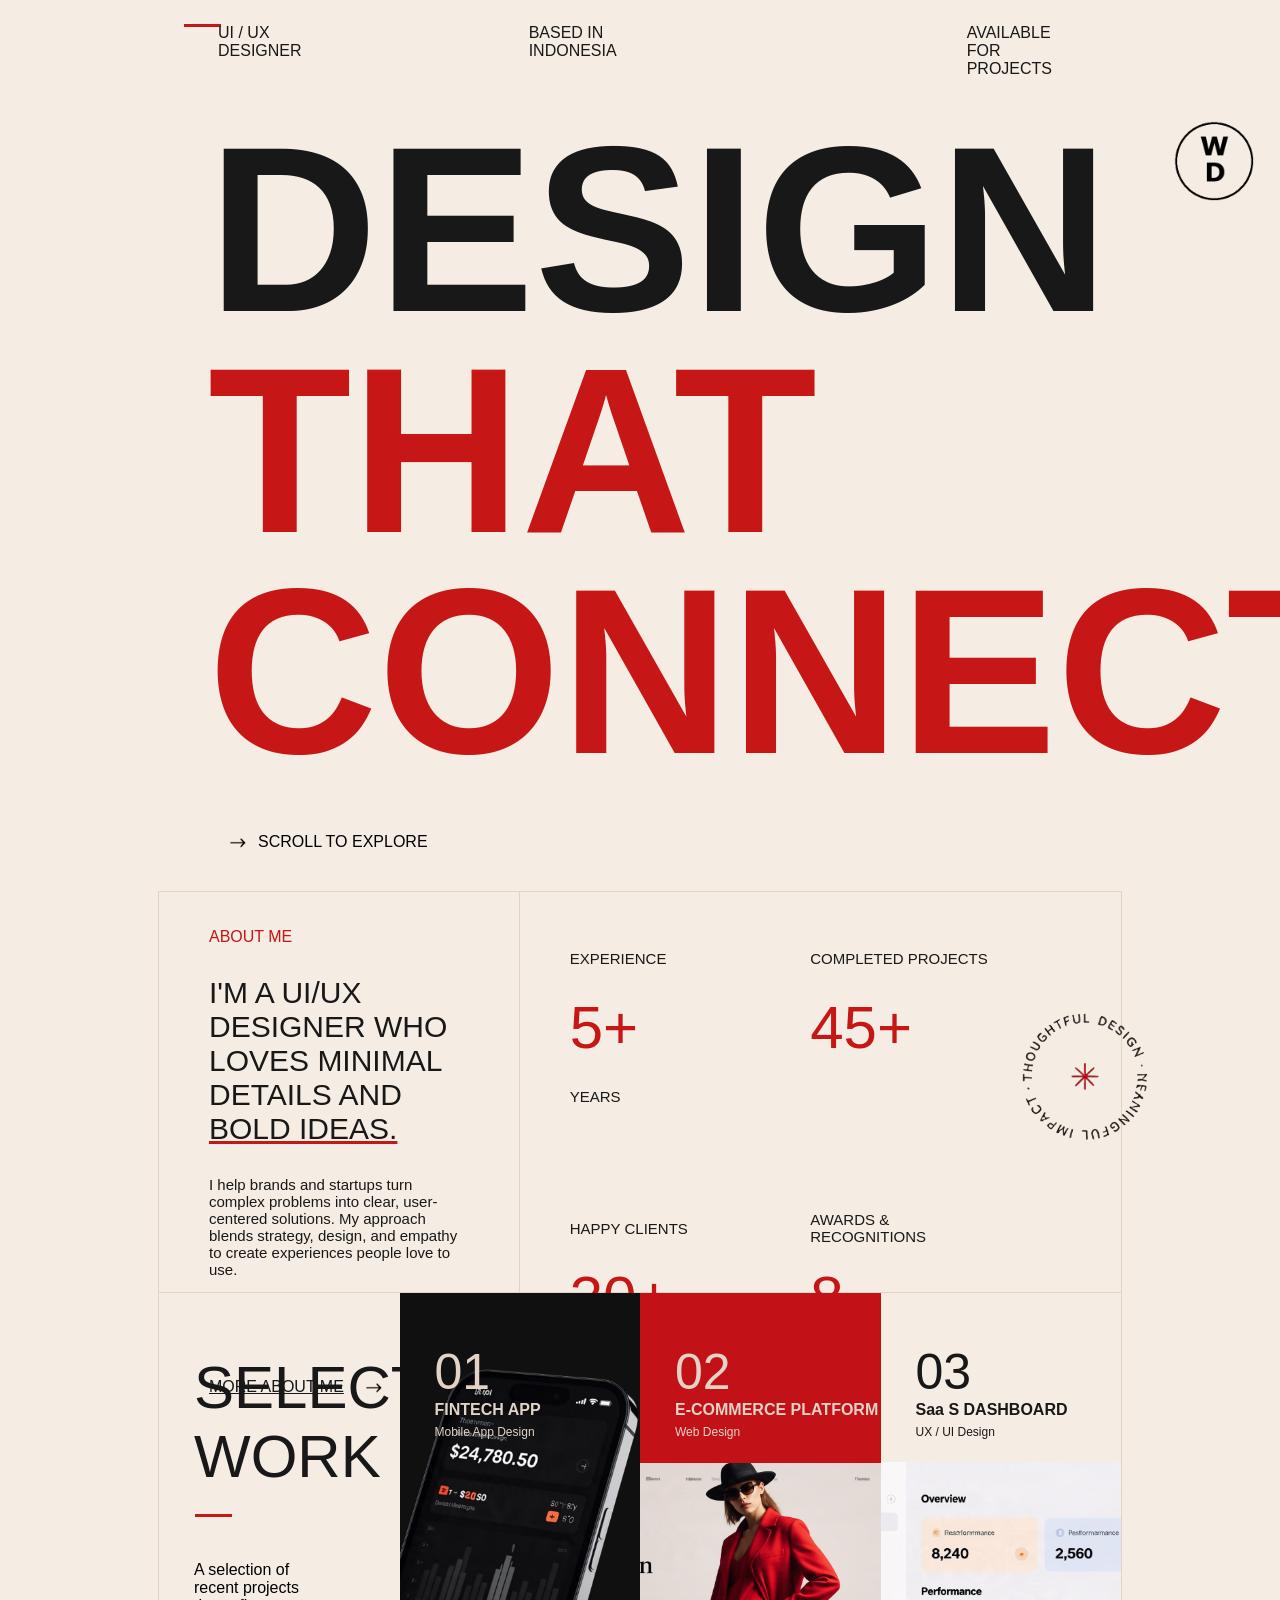
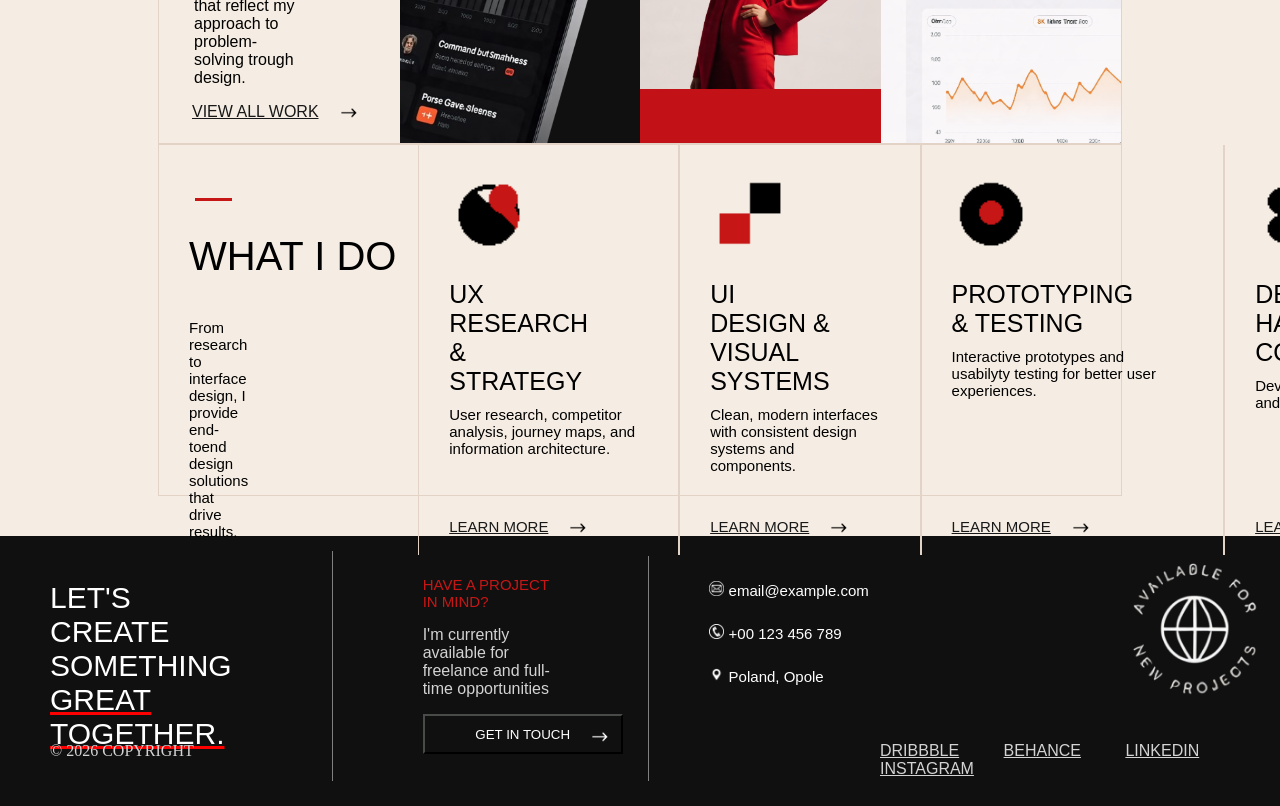
<file: index.html>
<!DOCTYPE html>
<html lang="en">
<head>
    <meta charset="UTF-8">
    <meta name="viewport" content="width=device-width, initial-scale=1.0">
    <title>Document</title>
    <link rel="stylesheet" href="style.css">
</head>
<!--⠀⠀⠀⠀⠀⠀⠀⠀⠀⠀⠀⠀⠀⠀⠀⠀⠀⠀⠀⠀⠀⠀⠀⠀⠀⠀⠀⠀⠀⠀⠀⠀⡀⢤⡰⠲⡜⢶⣳⣶⣦⣤⣀⠀⠀⠀⣀⣤⡶⣶⢷⣚⠶⠰⠆⣄⢀⠀⠀⠀⠀⠀⠀⠀⠀⠀⠀⠀⠀⠀⠀⠀⠀⠀⠀⠀⠀⠀⠀⠀⠀⠀⠀⠀⠀⠀⠀⠀⠀⠀⠀⠀⠀⠀⠀⠀⠀⠀⠀⠀
⠀⠀⠀⠀⠀⠀⠀⠀⠀⠀⠀⠀⠀⠀⠀⠀⠀⠀⠀⠀⠀⠀⠀⠀⠀⠀⠀⠀⠀⢠⠢⠑⡩⠐⢀⠡⠐⠂⢀⠁⠉⠉⠛⢂⠀⠒⠛⠉⢉⠈⠄⢂⠂⠍⡐⠂⢍⠒⠤⣀⠀⠀⠀⠀⠀⠀⠀⠀⠀⠀⠀⠀⠀⠀⠀⠀⠀⠀⠀⠀⠀⠀⠀⠀⠀⠀⠀⠀⠀⠀⠀⠀⠀⠀⠀⠀⠀⠀⠀⠀
⠀⠀⠀⠀⠀⠀⠀⠀⠀⠀⠀⠀⠀⠀⠀⠀⠀⠀⠀⠀⠀⠀⠀⠀⠀⠀⠀⡠⡚⢂⠔⠉⢀⠔⠈⡀⠂⠌⢀⠂⠡⢈⠐⠠⠈⠄⠡⠈⠄⡈⡐⠠⢈⠐⡈⢢⡀⠈⠂⡁⢶⠀⠀⠀⠀⠀⠀⠀⠀⠀⠀⠀⠀⠀⠀⠀⠀⠀⠀⠀⠀⠀⠀⠀⠀⠀⠀⠀⠀⠀⠀⠀⠀⠀⠀⠀⠀⠀⠀⠀
⠀⠀⠀⠀⠀⠀⠀⠀⠀⠀⠀⠀⠀⠀⠀⠀⠀⠀⠀⠀⠀⠀⠀⠀⠀⢀⠰⠑⡀⠂⢀⠂⠄⠐⠠⢀⠡⠐⠀⢂⠡⠀⠌⠠⠁⠌⠠⢁⠂⡐⠠⢁⠂⠤⢁⠂⠌⢂⠅⡈⢄⠹⠠⠀⠀⠀⠀⠀⠀⠀⠀⠀⠀⠀⠀⠀⠀⠀⠀⠀⠀⠀⠀⠀⠀⠀⠀⠀⠀⠀⠀⠀⠀⠀⠀⠀⠀⠀⠀⠀
⠀⠀⠀⠀⠀⠀⠀⠀⠀⠀⠀⠀⠀⠀⠀⠀⠀⠀⠀⠀⠀⠀⠀⠀⠀⠀⠎⠀⢀⠂⠠⠀⠌⢀⠡⢀⠐⢈⠐⠠⢀⠡⠈⠄⠡⢈⠐⡀⠂⠄⡁⠂⠌⡐⡀⠊⢌⡐⠨⢐⠂⡄⠑⡈⠀⠀⠀⠀⠀⠀⠀⠀⠀⠀⠀⠀⠀⠀⠀⠀⠀⠀⠀⠀⠀⠀⠀⠀⠀⠀⠀⠀⠀⠀⠀⠀⠀⠀⠀⠀
⠀⠀⠀⠀⠀⠀⠀⠀⠀⠀⠀⠀⠀⠀⠀⠀⠀⠀⠀⠀⠀⠀⠀⠀⠀⠄⢀⠂⠠⠀⡁⠐⢈⠠⠐⠠⢈⠠⢈⠐⡀⢂⠡⢈⠐⡀⠂⠄⡁⠂⠄⣁⠒⠠⠐⡉⠄⡄⢃⠌⡂⠜⡐⠠⠀⠀⠀⠀⠀⠀⠀⠀⠀⠀⠀⠀⠀⠀⠀⠀⠀⠀⠀⠀⠀⠀⠀⠀⠀⠀⠀⠀⠀⠀⠀⠀⠀⠀⠀⠀
⠀⠀⠀⠀⠀⠀⠀⠀⠀⠀⠀⠀⠀⠀⠀⠀⠀⠀⠀⠀⠀⠀⠀⠀⠄⠂⢀⠐⠀⡁⠠⠌⢀⠂⡘⠐⡀⠂⠆⢂⠔⡠⠂⢄⢂⠐⡁⢢⠐⡉⠔⠠⠘⠐⠃⡐⢈⠰⡈⠔⡈⠔⡈⢅⠊⡀⠀⠀⠀⠀⠀⠀⠀⠀⠀⠀⠀⠀⠀⠀⠀⠀⠀⠀⠀⠀⠀⠀⠀⠀⠀⠀⠀⠀⠀⠀⠀⠀⠀⠀
⠀⠀⠀⠀⠀⠀⠀⠀⠀⠀⠀⠀⠀⠀⠀⠀⠀⠀⠀⠀⠀⠀⠀⡐⠀⡈⠀⡀⠂⢡⠐⡔⢢⢚⣰⣉⠦⠱⡨⢄⡌⠱⣈⠆⡄⢣⠐⠁⢠⡐⣌⠲⢉⣎⣱⡘⠆⡖⡨⢌⠱⣌⠰⢈⠒⢠⠀⠀⠀⠀⠀⠀⠀⠀⠀⠀⠀⠀⠀⠀⠀⠀⠀⠀⠀⠀⠀⠀⠀⠀⠀⠀⠀⠀⠀⠀⠀⠀⠀⠀
⠀⠀⠀⠀⠀⠀⠀⠀⠀⠀⠀⠀⠀⠀⠀⠀⠀⠀⠀⠀⠀⠀⠠⠀⡐⠀⢁⠰⡈⢦⠵⣚⠭⡍⠦⣉⢎⠳⡱⣌⠒⡥⡘⠲⡜⠂⢠⡙⢆⠥⡒⢭⠉⠦⢡⠫⢝⠳⣵⡊⢕⢢⠣⡌⠢⣁⠂⠀⠀⠀⠀⠀⠀⠀⠀⠀⠀⠀⠀⠀⠀⠀⠀⠀⠀⠀⠀⠀⠀⠀⠀⠀⠀⠀⠀⠀⠀⠀⠀⠀
⠀⠀⠀⠀⠀⠀⠀⠀⠀⠀⠀⠀⠀⠀⠀⠀⠀⠀⠀⠀⠀⠀⡁⠠⡀⠐⡌⢣⡜⢧⠋⠔⠂⠐⠀⠀⠀⠂⠑⣈⠻⣄⢍⡣⢄⡜⡡⡜⢎⠡⠁⠂⠈⠀⠂⠐⠈⢂⠱⢛⡦⢡⠓⣬⣑⠤⡘⠀⠀⠀⠀⠀⠀⠀⠀⠀⠀⠀⠀⠀⠀⠀⠀⠀⠀⠀⠀⠀⠀⠀⠀⠀⠀⠀⠀⠀⠀⠀⠀⠀
⠀⠀⠀⠀⠀⠀⠀⠀⠀⠀⠀⠀⠀⠀⠀⠀⠀⠀⠀⠀⢤⡴⣦⡇⢂⡍⠜⣾⡙⢂⠁⠀⠀⠀⠀⠈⢀⡐⠀⢀⠢⡙⣦⠙⢦⡘⣴⢉⠂⠀⠄⢀⠀⠂⠀⠀⠠⠀⠂⢡⢚⣧⢘⠲⣜⢲⣧⢧⡄⠀⠀⠀⠀⠀⠀⠀⠀⠀⠀⠀⠀⠀⠀⠀⠀⠀⠀⠀⠀⠀⠀⠀⠀⠀⠀⠀⠀⠀⠀⠀
⠀⠀⠀⠀⠀⠀⠀⠀⠀⠀⠀⠀⠀⠀⠀⠀⠀⠀⠀⠀⢪⣷⣿⡇⡜⣠⢫⡗⡘⠠⠀⠈⠀⠀⣠⡟⢯⣿⣳⡄⢀⠘⣥⢋⠦⡑⣇⠊⠄⢰⡞⢻⣿⣳⡄⠀⠀⠀⠐⡀⠎⣼⡊⡕⣫⢼⣿⣿⡜⠀⠀⠀⠀⠀⠀⠀⠀⠀⠀⠀⠀⠀⠀⠀⠀⠀⠀⠀⠀⠀⠀⠀⠀⠀⠀⠀⠀⠀⠀⠀
⠀⠀⠀⠀⠀⠀⠀⠀⠀⠀⠀⠀⠀⠀⠀⠀⠀⠀⠀⠀⢚⣭⣟⠧⢐⠢⡜⣧⠑⡀⠂⠀⠀⠀⢺⠽⡿⢿⡹⡇⠀⢜⡸⢌⠲⡑⢧⡈⠄⢻⡹⢿⠿⣭⠇⠀⠀⠈⠀⡐⡘⣼⠱⡘⠔⣺⣟⣧⠓⠀⠀⠀⠀⠀⠀⠀⠀⠀⠀⠀⠀⠀⠀⠀⠀⠀⠀⠀⠀⠀⠀⠀⠀⠀⠀⠀⠀⠀⠀⠀
⠀⠀⠀⠀⠀⠀⠀⠀⠀⠀⠀⠀⠀⠀⠀⠀⠀⠀⠀⠀⠀⠀⡉⠑⠆⡁⢎⢳⣣⠐⡀⠀⠀⠂⠈⠓⠹⠎⠃⠀⡌⢢⠏⡌⢣⠙⡶⡰⢀⠄⠙⠣⠛⠂⠀⠀⡀⠐⠠⢐⡱⡋⠖⠡⢸⠌⡍⠄⠀⠀⠀⠀⠀⠀⠀⠀⠀⠀⠀⠀⠀⠀⠀⠀⠀⠀⠀⠀⠀⠀⠀⠀⠀⠀⠀⠀⠀⠀⠀⠀
⠀⠀⠀⠀⠀⠀⠀⠀⠀⠀⠀⠀⠀⠀⠀⠀⠀⠀⠀⠀⠀⠀⠄⠁⢂⠐⡈⢣⠳⣣⢄⡡⠀⠄⡀⠄⡀⢄⢠⠣⡜⢣⠘⡐⠠⠑⡌⢳⣃⠦⡐⡀⠄⠠⠐⡀⠄⣌⠱⣩⢎⡑⠌⢠⠃⢌⠰⠀⠀⠀⠀⠀⠀⠀⠀⠀⠀⠀⠀⠀⠀⠀⠀⠀⠀⠀⠀⠀⠀⠀⠀⠀⠀⠀⠀⠀⠀⠀⠀⠀
⠀⠀⠀⠀⠀⠀⠀⠀⠀⠀⠀⠀⠀⠀⠀⠀⠀⠀⠀⠀⠀⠠⠈⠐⠀⠂⠄⡡⠈⢍⠓⡶⢭⣲⢴⣨⣔⠮⢒⡋⠔⡁⢂⡼⣟⢦⠈⡐⠌⡓⠧⠵⣬⣅⣣⣜⡵⢎⡫⠕⢂⠐⡌⢂⠩⡀⠆⡁⠀⠀⠀⠀⠀⠀⠀⠀⠀⠀⠀⠀⠀⠀⠀⠀⠀⠀⠀⠀⠀⠀⠀⠀⠀⠀⠀⠀⠀⠀⠀⠀
⠀⠀⠀⠀⠀⠀⠀⠀⠀⠀⠀⠀⠀⠀⠀⠀⠀⠀⠀⠀⠀⠀⠂⢁⠈⡐⠠⢀⠡⢂⠡⢈⠂⠔⢂⠂⠔⡈⠡⢈⡔⣬⠛⡼⡌⢏⡳⢤⢂⠡⢈⠑⡀⠒⡐⠠⠊⢄⠰⣈⠤⢃⠜⠠⢃⠰⠁⠄⠀⠀⠀⠀⠀⠀⠀⠀⠀⠀⠀⠀⠀⠀⠀⠀⠀⠀⠀⠀⠀⠀⠀⠀⠀⠀⠀⠀⠀⠀⠀⠀
⠀⠀⠀⠀⠀⠀⠀⠀⠀⠀⠀⠀⠀⠀⠀⠀⠀⠀⠀⠀⠀⠀⠡⠀⢂⠀⠂⠄⠂⠄⡁⠆⡘⠤⢢⠌⡴⣐⠓⡎⠴⡡⢋⠴⢉⠦⡑⢊⡌⢓⢢⠒⡤⢥⠰⣄⠣⢎⠒⡡⢊⠔⡨⢑⠨⢄⡉⠄⠀⠀⠀⠀⠀⠀⠀⠀⠀⠀⠀⠀⠀⠀⠀⠀⠀⠀⠀⠀⠀⠀⠀⠀⠀⠀⠀⠀⠀⠀⠀⠀
⠀⠀⠀⠀⠀⠀⠀⠀⠀⠀⠀⠀⠀⠀⠀⠀⠀⠀⠀⠀⠀⠈⡀⠐⡀⢈⠐⠈⡐⠠⠐⠠⠐⡈⠰⠈⡔⠨⠑⡌⠱⣀⠣⠈⠆⡐⠌⢂⡘⠄⣊⠱⡈⢆⠣⠰⡉⢆⠡⡑⢌⠢⢁⠆⡡⢂⠰⠀⠀⠀⠀⠀⠀⠀⠀⠀⠀⠀⠀⠀⠀⠀⠀⠀⠀⠀⠀⠀⠀⠀⠀⠀⠀⠀⠀⠀⠀⠀⠀⠀
⠀⠀⠀⠀⠀⠀⠀⠀⠀⠀⠀⠀⠀⠀⠀⠀⠀⠀⠀⠀⠀⢀⠐⠀⡐⠀⡈⠐⡀⠡⠈⠄⠡⢀⠁⡂⠄⡁⠒⠠⠁⠄⢂⠁⠒⠠⠘⠠⠐⡈⠄⡂⠥⠈⢆⡑⠌⣂⠱⢈⠆⡘⢄⠊⠔⡈⠤⠁⠀⠀⠀⠀⠀⠀⠀⠀⠀⠀⠀⠀⠀⠀⠀⠀⠀⠀⠀⠀⠀⠀⠀⠀⠀⠀⠀⠀⠀⠀⠀⠀
⠀⠀⠀⠀⠀⠀⠀⠀⠀⠀⠀⠀⠀⠀⠀⠀⠀⠀⠀⠀⠀⠀⠄⠂⢀⠂⠄⢁⠀⢂⠁⠌⠐⡀⢂⠐⡠⢀⠁⢂⠡⠈⠄⡈⠄⠡⠘⠠⢁⠂⡡⠐⡂⡉⠤⠐⡨⢀⠆⢡⠂⠥⡈⠜⢠⠑⡠⠁⠀⠀⠀⠀⠀⠀⠀⠀⠀⠀⠀⠀⠀⠀⠀⠀⠀⠀⠀⠀⠀⠀⠀⠀⠀⠀⠀⠀⠀⠀⠀⠀
⠀⠀⠀⠀⠀⠀⠀⠀⠀⠀⠀⠀⠀⠀⠀⠀⠀⠀⠀⠀⢠⠌⠀⡈⠀⠄⡈⠀⠌⢀⠐⠈⡐⢀⠂⠡⠐⡁⠊⢄⠢⢅⠢⡐⢌⠤⠱⠌⡔⠢⢁⠣⠑⡈⠤⠑⢠⠡⢈⠆⡘⠤⠘⡠⠃⠤⡁⢆⡄⠀⠀⠀⠀⠀⠀⠀⠀⠀⠀⠀⠀⠀⠀⠀⠀⠀⠀⠀⠀⠀⠀⠀⠀⠀⠀⠀⠀⠀⠀⠀
⠀⠀⠀⠀⠀⠀⠀⠀⠀⠀⠀⠀⠀⠀⠀⠀⠀⠀⠀⠀⢈⠳⣄⠠⠁⠠⢀⠡⠐⠀⠌⠐⡀⠄⡈⠄⠡⢀⠁⢂⠐⡀⠂⠌⡀⢂⠁⠂⠄⡁⢂⠤⢁⠰⢀⠃⡄⠢⢁⠢⠐⡌⢡⠐⣩⠐⣥⡾⣇⠀⠀⠀⠀⠀⠀⠀⠀⠀⠀⠀⠀⠀⠀⠀⠀⠀⠀⠀⠀⠀⠀⠀⠀⠀⠀⠀⠀⠀⠀⠀
⠀⠀⠀⠀⠀⠀⠀⠀⠀⠀⠀⠀⠀⠀⠀⠀⠀⠀⠀⠀⢊⠵⣈⠗⣬⠐⠠⢀⠂⢁⠈⠄⡀⠂⠄⡈⠐⠠⠈⠄⠂⠄⡁⢂⠐⠠⢈⠁⢂⠌⡀⠂⠄⠒⡀⠆⡐⢁⠢⢁⠣⡐⣡⢚⣴⡿⣯⣟⠧⠀⠀⠀⠀⠀⠀⠀⠀⠀⠀⠀⠀⠀⠀⠀⠀⠀⠀⠀⠀⠀⠀⠀⠀⠀⠀⠀⠀⠀⠀⠀
⠀⠀⠀⠀⠀⠀⠀⠀⠀⠀⠀⠀⠀⠀⠀⠀⠀⠀⠀⠀⠈⠸⣄⠫⣔⠫⢇⢆⡈⠄⢂⠐⡀⠡⠐⠠⢁⠂⠡⢈⠐⠠⠐⠠⢈⠐⡠⠈⠄⢂⡐⠉⡄⢃⠰⢠⢁⠊⡔⡡⢦⣱⣞⣿⢾⣽⡳⢏⡀⠀⠀⠀⠀⠀⠀⠀⠀⠀⠀⠀⠀⠀⠀⠀⠀⠀⠀⠀⠀⠀⠀⠀⠀⠀⠀⠀⠀⠀⠀⠀
⠀⠀⠀⠀⠀⠀⠀⠀⠀⠀⠀⠀⠀⠀⠀⠀⠀⠀⠀⠀⠌⡀⢀⠛⡤⡛⡬⢎⣝⣛⢧⡷⣸⢕⡺⡴⢢⢎⡵⢢⣬⡱⣬⢱⠦⣥⢦⡭⣜⡴⣦⢗⣲⢷⣞⡶⣏⣿⢿⣻⣯⣿⢾⣯⡟⠧⡑⠢⡐⠀⠀⠀⠀⠀⠀⠀⠀⠀⠀⠀⠀⠀⠀⠀⠀⠀⠀⠀⠀⠀⠀⠀⠀⠀⠀⠀⠀⠀⠀⠀
⠀⠀⠀⠀⠀⠀⠀⠀⠀⠀⠀⠀⠀⠀⠀⠀⠀⠀⠀⡈⠄⡐⠠⠀⠄⡑⢣⢻⣿⣿⣖⡿⣵⢪⠵⣩⣓⢮⣚⢧⡳⡵⣏⣏⢾⡱⣏⡾⣭⣳⢯⡿⣝⣿⣺⣽⣯⣿⢾⣿⣿⣿⡻⠎⡑⢂⠥⡑⡈⢅⠀⠀⠀⠀⠀⠀⠀⠀⠀⠀⠀⠀⠀⠀⠀⠀⠀⠀⠀⠀⠀⠀⠀⠀⠀⠀⠀⠀⠀⠀
⠀⠀⠀⠀⠀⠀⠀⠀⠀⠀⠀⠀⠀⠀⠀⠀⠀⠀⠠⠐⠠⢀⠱⢈⠠⠐⡀⢩⣟⡙⣾⢻⣬⣍⢳⡱⣎⢗⣎⢷⣹⢳⣝⣮⢳⣟⡼⣽⢾⣭⣷⣻⡽⣞⣭⣟⣾⢿⣟⣿⡿⡇⠰⢡⠘⠤⣒⢡⠘⡄⠂⠀⠀⠀⠀⠀⠀⠀⠀⠀⠀⠀⠀⠀⠀⠀⠀⠀⠀⠀⠀⠀⠀⠀⠀⠀⠀⠀⠀⠀
⠀⠀⠀⠀⠀⠀⠀⠀⠀⠀⠀⠀⠀⠀⠀⠀⠀⠀⠠⢁⠂⡡⠎⢀⠐⠠⠐⡐⢮⡍⢧⣋⠶⣌⢧⠳⣭⢞⣞⢫⢟⣛⠾⡽⢻⡞⣿⢫⡟⣷⢻⣷⣻⢾⣽⢻⡽⣯⣟⡿⣽⡃⡑⢂⠡⢊⠵⣊⠔⡨⠐⠀⠀⠀⠀⠀⠀⠀⠀⠀⠀⠀⠀⠀⠀⠀⠀⠀⠀⠀⠀⠀⠀⠀⠀⠀⠀⠀⠀⠀
⠀⠀⠀⠀⠀⠀⠀⠀⠀⠀⠀⠀⠀⠀⠀⠀⠀⠀⠡⢀⢂⠱⢀⠂⠈⠄⢂⠘⢧⡚⡵⣊⠗⣎⢧⠻⣴⢫⡞⡭⢎⣽⣾⣿⢷⣿⣾⣷⣻⢧⣟⡾⣭⢷⣯⣟⣷⣻⢾⣽⢯⡇⡘⠄⠣⢌⠒⣥⠊⡔⠡⠀⠀⠀⠀⠀⠀⠀⠀⠀⠀⠀⠀⠀⠀⠀⠀⠀⠀⠀⠀⠀⠀⠀⠀⠀⠀⠀⠀⠀
⠀⠀⠀⠀⠀⠀⠀⠀⠀⠀⠀⠀⠀⠀⠀⠀⠀⠀⡁⠂⠌⡼⠀⠄⡁⠂⠄⡘⢦⡙⡖⣭⢚⡵⣊⠗⣎⣻⢜⡳⣽⡿⣟⣮⣷⣯⣿⣿⡿⣞⢾⣟⣭⢷⣛⡾⣵⣯⢿⣽⣳⠆⡡⢊⠡⢌⡸⢥⡓⢠⠃⠄⠀⠀⠀⠀⠀⠀⠀⠀⠀⠀⠀⠀⠀⠀⠀⠀⠀⠀⠀⠀⠀⠀⠀⠀⠀⠀⠀⠀
⠀⠀⠀⠀⠀⠀⠀⠀⠀⠀⠀⠀⠀⠀⠀⠀⠀⠀⠄⡑⠸⣼⡁⠂⡄⢁⠂⠄⣣⢛⡜⣤⢋⠶⣩⠞⡼⣸⣎⢳⡽⣿⣶⡻⢿⣛⣷⣿⣿⣹⢾⣻⡼⣏⣯⣽⣳⢯⣟⡾⣝⢣⡐⣡⢊⡴⣌⣷⡍⢢⠘⡀⠀⠀⠀⠀⠀⠀⠀⠀⠀⠀⠀⠀⠀⠀⠀⠀⠀⠀⠀⠀⠀⠀⠀⠀⠀⠀⠀⠀
⠀⠀⠀⠀⠀⠀⠀⠀⠀⠀⠀⠀⠀⠀⠀⠀⠀⠈⡐⠠⣙⡷⢭⠱⡚⣔⢪⢴⡓⣮⠴⣌⡙⣎⠵⣋⢾⡱⢯⣳⢞⡹⡿⣿⣯⣿⣿⡟⡾⣽⣞⢯⣳⡽⣖⣳⣟⣾⣽⣾⡻⣧⢾⣶⣟⡾⣿⣿⣏⠤⢃⠀⠀⠀⠀⠀⠀⠀⠀⠀⠀⠀⠀⠀⠀⠀⠀⠀⠀⠀⠀⠀⠀⠀⠀⠀⠀⠀⠀⠀
⠀⠀⠀⠀⠀⠀⠀⠀⠀⠀⠀⠀⠀⠀⠀⠀⠀⠀⠄⠡⣘⠯⣌⢣⠳⣌⠳⣮⢱⣌⡛⡜⡹⢎⢷⡹⣲⡝⣧⣛⢾⣳⡽⣮⢷⡽⣶⣻⣟⣳⢯⣟⣳⣻⣽⢻⢾⡹⣞⣼⡿⣽⣻⢾⣽⣻⢷⣻⡇⢎⠰⠀⠀⠀⠀⠀⠀⠀⠀⠀⠀⠀⠀⠀⠀⠀⠀⠀⠀⠀⠀⠀⠀⠀⠀⠀⠀⠀⠀⠀
⠀⠀⠀⠀⠀⠀⠀⠀⠀⠀⠀⠀⠀⠀⠀⠀⠀⠀⠌⡐⢌⡳⢸⡌⡷⣜⣻⢆⢏⠶⣙⢮⣕⣫⢖⡳⢧⣛⡶⣭⡳⢧⡻⣝⡯⣽⡞⣷⠾⣝⣾⣳⢯⡶⣝⣯⢷⡿⣽⢯⣟⣞⣿⣟⣾⢯⣟⣷⡙⢆⠱⠀⠀⠀⠀⠀⠀⠀⠀⠀⠀⠀⠀⠀⠀⠀⠀⠀⠀⠀⠀⠀⠀⠀⠀⠀⠀⠀⠀⠀
⠀⠀⠀⠀⠀⠀⠀⠀⠀⠀⠀⠀⠀⠀⠀⠀⠀⣴⣂⣰⣨⣽⣧⡟⢷⣫⠕⡮⢎⡳⣭⢲⣙⠮⣯⡝⣷⢫⣝⡧⣟⣯⠿⣭⢟⣳⢿⣽⣻⢯⡷⣯⢿⣹⡽⣞⣯⣻⢽⣻⢾⣹⣞⡿⣿⣿⣿⣷⣹⣌⣲⣤⠀⠀⠀⠀⠀⠀⠀⠀⠀⠀⠀⠀⠀⠀⠀⠀⠀⠀⠀⠀⠀⠀⠀⠀⠀⠀⠀⠀
⠀⠀⠀⠀⠀⠀⠀⠀⠀⠀⠀⠀⠀⠀⠀⠀⠀⢺⣿⣿⣿⣿⣿⠙⢮⡵⣻⠼⣯⣵⢫⡷⣭⣟⡶⣽⣎⡿⣼⡽⣎⡷⣛⣧⢿⣽⣛⡾⣽⣳⢯⡷⣯⢷⣻⡽⣾⣭⡿⣽⢯⣷⢯⣿⠳⠋⣿⣿⣿⣿⣿⡏⠀⠀⠀⠀⠀⠀⠀⠀⠀⠀⠀⠀⠀⠀⠀⠀⠀⠀⠀⠀⠀⠀⠀⠀⠀⠀⠀⠀
⠀⠀⠀⠀⠀⠀⠀⠀⠀⠀⠀⠀⠀⠀⠀⠀⠀⢰⣿⣿⣿⣿⣿⣦⣄⡈⠙⠟⡶⣯⣟⣳⢿⣼⣛⡷⣯⣟⣷⣻⣽⣳⡿⣞⡿⣾⡽⣟⣷⣯⣿⣽⣯⣟⣷⢿⣳⣯⡿⣯⠿⠞⠋⠀⣠⣴⣾⣿⣿⣿⣿⡇⠀⠀⠀⠀⠀⠀⠀⠀⠀⠀⠀⠀⠀⠀⠀⠀⠀⠀⠀⠀⠀⠀⠀⠀⠀⠀⠀⠀
⠀⠀⠀⠀⠀⠀⠀⠀⠀⠀⠀⠀⠀⠀⠀⠀⠀⣿⣿⣿⣿⣿⣿⣿⣿⣿⣿⡄⠀⠁⠚⠙⠻⣾⣽⣻⣷⣻⣾⣻⣽⡿⣽⣟⣿⣳⣿⣯⣿⣾⣿⣾⣷⣿⣿⣿⠟⠃⠉⠀⠀⢠⣾⣿⣿⣿⣿⣿⣿⣿⣿⣿⠀⠀⠀⠀⠀⠀⠀⠀⠀⠀⠀⠀⠀⠀⠀⠀⠀⠀⠀⠀⠀⠀⠀⠀⠀⠀⠀⠀
⠀⠀⠀⠀⠀⠀⠀⠀⠀⠀⠀⠀⠀⠀⠀⠀⠀⣿⣿⣿⣿⣿⣿⣿⣿⡿⠿⠂⠀⠀⠀⠀⠀⠈⣿⣿⣿⣿⣿⣿⣿⣿⣿⡎⠁⠀⣿⣿⣿⣿⣿⣿⣿⣿⣿⠃⠀⠀⠀⠀⠀⠘⣿⣿⣿⣿⣿⣿⣿⣿⣿⣿⠀⠀⠀⠀⠀⠀⠀⠀⠀⠀⠀⠀⠀⠀⠀⠀⠀⠀⠀⠀⠀⠀⠀⠀⠀⠀⠀⠀
⠀⠀⠀⠀⠀⠀⠀⠀⠀⠀⠀⠀⠀⠀⠀⠀⠀⠘⠋⠙⠙⣿⣿⣿⣿⠀⠀⠀⠀⠀⠀⠀⠀⠀⠸⣿⣿⣿⣿⣿⣿⣿⡿⠁⠀⠀⢻⣿⣿⣿⣿⣿⣿⣿⡏⠀⠀⠀⠀⠀⠀⠀⠀⠈⣿⣿⣿⣿⠟⠛⠋⠃⠀⠀⠀⠀⠀⠀⠀⠀⠀⠀⠀⠀⠀⠀⠀⠀⠀⠀⠀⠀⠀⠀⠀⠀⠀⠀⠀⠀
⠀⠀⠀⠀⠀⠀⠀⠀⠀⠀⠀⠀⠀⠀⠀⠀⠀⠀⠀⠀⠀⠈⠙⠋⠁⠀⠀⠀⠀⠀⠀⠀⠀⠀⠀⢹⣿⣿⣿⣿⣿⣏⠀⠀⠀⠀⠀⢹⣿⣿⣿⣿⣿⣏⠀⠀⠀⠀⠀⠀⠀⠀⠀⠀⠘⠛⠛⠋⠀⠀⠀⠀⠀⠀⠀⠀⠀⠀⠀⠀⠀⠀⠀⠀⠀⠀⠀⠀⠀⠀⠀⠀⠀⠀⠀⠀⠀⠀⠀⠀
⠀⠀⠀⠀⠀⠀⠀⠀⠀⠀⠀⠀⠀⠀⠀⠀⠀⠀⠀⠀⠀⠀⠀⠀⠀⠀⠀⠀⠀⠀⠀⠀⠀⠀⣼⣿⣿⣿⣿⣿⣿⣿⠀⠀⠀⠀⠀⣿⣿⣿⣿⣿⣿⣿⣧⠀⠀⠀⠀⠀⠀⠀⠀⠀⠀⠀⠀⠀⠀⠀⠀⠀⠀⠀⠀⠀⠀⠀⠀⠀⠀⠀⠀⠀⠀⠀⠀⠀⠀⠀⠀⠀⠀⠀⠀⠀⠀⠀⠀⠀
⠀⠀⠀⠀⠀⠀⠀⠀⠀⠀⠀⠀⠀⠀⠀⠀⠀⠀⠀⠀⠀⠀⠀⠀⠀⠀⠀⠀⠀⠀⠀⠀⠀⠀⢿⣿⣿⣿⣿⡿⠟⠁⠀⠀⠀⠀⠀⠈⠻⣿⣿⣿⣿⣿⣿⠁⠀⠀⠀⠀⠀⠀⠀⠀⠀⠀⠀⠀⠀⠀⠀⠀⠀⠀⠀⠀⠀⠀⠀⠀⠀⠀⠀⠀⠀⠀⠀⠀⠀⠀⠀⠀⠀⠀⠀⠀⠀⠀⠀⠀
⠀⠀⠀⠀⠀⠀⠀⠀⠀⠀⠀⠀⠀⠀⠀⠀⠀⠀⠀⠀⠀⠀⠀⠀⠀⠀⠀⠀⠀⠀⠀⠀⠀⠀⠀⠀⠈⠀⠀⠀⠀⠀⠀⠀⠀⠀⠀⠀⠀⠀⠀⠀⠀⠀⠀⠀⠀⠀⠀⠀⠀⠀⠀⠀⠀⠀⠀⠀⠀⠀⠀⠀⠀⠀⠀⠀⠀⠀⠀⠀⠀⠀⠀⠀⠀⠀⠀⠀⠀⠀⠀⠀⠀⠀⠀⠀⠀⠀⠀⠀
⠀⠀⠀⠀⠀⠀⠀⠀⠀⠀⠀⠀⠀⠀⠀⠀⠀⠀⠀⠀⠀⠀⠀⠀⠀⠀⠀⠀⠀⠀⠀⠀⠀⠀⠀⠀⠀⠀⠀⠀⠀⠀⠀⠀⠀⠀⠀⠀⠀⠀⠀⠀⠀⠀⠀⠀⠀⠀⠀⠀⠀⠀⠀⠀⠀⠀⠀⠀⠀⠀⠀⠀⠀⠀⠀⠀⠀⠀⠀⠀⠀⠀⠀⠀⠀⠀⠀⠀⠀⠀⠀⠀⠀⠀⠀⠀⠀⠀⠀⠀
⠀⠀⠀⠀⠀⠀⠀⠀⠀⠀⠀⠀⠀⠀⠀⠀⠀⠀⠀⠀⠀⠀⠀⠀⠀⠀⠀⠀⠀⠀⠀⠀⠀⠀⠀⠀⠀⠀⠀⠀⠀⠀⠀⠀⠀⠀⠀⠀⠀⠀⠀⠀⠀⠀⠀⠀⠀⠀⠀⠀⠀⠀⠀⠀⠀⠀⠀⠀⠀⠀⠀⠀⠀⠀⠀⠀⠀⠀⠀⠀⠀⠀⠀⠀⠀⠀⠀⠀⠀⠀⠀⠀⠀⠀⠀⠀⠀⠀⠀⠀
⠀⠀⠀⠀⠀⠀⠀⠀⠀⠀⠀⠀⠀⠀⠀⠀⠀⠀⠀⠀⠀⠀⠀⠀⠀⠀⠀⠀⠀⠀⠀⠀⠀⠀⠀⠀⠀⠀⠀⠀⠀⠀⠀⠀⠀⠀⠀⠀⠀⠀⠀⠀⠀⠀⠀⠀⠀⠀⠀⠀⠀⠀⠀⠀⠀⠀⠀⠀⠀⠀⠀⠀⠀⠀⠀⠀⠀⠀⠀⠀⠀⠀⠀⠀⠀⠀⠀⠀⠀⠀⠀⠀⠀⠀⠀⠀⠀⠀⠀⠀
⠀⠀⠀⠀⠀⠀⠀⠀⠀⠀⠀⠀⠀⠀⠀⠀⠀⠀⠀⠀⠀⠀⠀⠀⠀⠀⠀⠀⠀⠀⠀⠀⠀⠀⠀⠀⠀⠀⠀⠀⠀⠀⠀⠀⠀⠀⠀⠀⠀⠀⠀⠀⠀⠀⠀⠀⠀⠀⠀⠀⠀⠀⠀⠀⠀⠀⠀⠀⠀⠀⠀⠀⠀⠀⠀⠀⠀⠀⠀⠀⠀⠀⠀⠀⠀⠀⠀⠀⠀⠀⠀⠀⠀⠀⠀⠀⠀⠀⠀⠀
⠀⠀⠀⠀⠀⠀⠀⠀⠀⠀⠀⠀⠀⠀⠀⠀⠀⠀⠀⠀⠀⠀⠀⠀⠀⠀⠀⠀⠀⠀⠀⠀⠀⠀⠀⠀⠀⠀⠀⠀⠀⠀⠀⠀⠀⠀⠀⠀⠀⠀⠀⠀⠀⠀⠀⠀⠀⠀⠀⠀⠀⠀⠀⠀⠀⠀⠀⠀⠀⠀⠀⠀⠀⠀⠀⠀⠀⠀⠀⠀⠀⠀⠀⠀⠀⠀⠀⠀⠀⠀⠀⠀⠀⠀⠀⠀⠀⠀⠀⠀-->
<body>
    <header class="header">
        <div class="he1"><p>UI / UX DESIGNER <img class="linia-c" src="/images/line-red.png" alt="linia"></p></div>
        <div class="he2"><p>BASED IN INDONESIA</p></div>
        <div class="he3"><p>AVAILABLE FOR PROJECTS</p></div>
    </header>
    <div class="dtc">
        <div class="designthatconnects">
          <h1 class="DESIGN">
              DESIGN <img class="wd" src="/images/wd.png" alt="">
          </h1>
          <h1 class="THAT">
              THAT
          </h1>
           <h1 class="CONNECTS">
               CONNECTS
           </h1>
        </div>
        <div class="prostokat"></div>
        <div class="bok"><p class="bok2">I design digital experiences that are intuitive, impactful, and beauty crafted</p></div>
    </div>
    <p class="ste"> <img class="arrow3" src="/images/arrow-black.png" alt="">SCROLL TO EXPLORE </p>
    <div class="aboutme">
        <div class="am-lewa">
            <p class="about">ABOUT ME</p>
            <p class="uxd">I'M A UI/UX DESIGNER WHO LOVES MINIMAL DETAILS AND <span class="linia-span">BOLD IDEAS.</span></p>
            <p class="ihelp">I help brands and startups turn complex problems into clear, user-centered solutions. My approach blends strategy, design, and empathy to create experiences people love to use.</p>
            <p class="link"><a class="link" href="/indexes/moreaboutme.html">MORE ABOUT ME</a><img class="arrow2" src="/images/arrow-black.png" alt=""></p>
        </div>
        <div class="am-prawa">
            <div class="kwadraty">
                <p class="aboutme-prawa-1">EXPERIENCE</p>
                <p class="aboutme-prawa-2">5+</p>
                <p class="aboutme-prawa-3">YEARS</p>
            </div>
            <div class="kwadraty">
                <p class="aboutme-prawa-1">COMPLETED PROJECTS</p>
                <p class="aboutme-prawa-2">45+</p>
                <p class="aboutme-prawa-3"></p>
            </div>
            <div class="kwadraty">
                <p class="aboutme-prawa-1">HAPPY CLIENTS</p>
                <P class="aboutme-prawa-2">30+</P>
                <p class="aboutme-prawa-3"></p>
            </div>
            <div class="kwadraty">
                <p class="aboutme-prawa-1">AWARDS & RECOGNITIONS</p>
                <p class="aboutme-prawa-2">8</p>
                <p class="aboutme-prawa-3"></p>
            </div>
        </div>
        <div class="am-prawa">
            <img class="td" src="/images/thoughtfull-design.png" alt="">
        </div>
    </div>
    <div class="selectedwork">
        <div class="square-4 A">
            <p class="sw">SELECTED WORK</p>
            <img class="l" src="/images/line-red.png" alt="">
            <p class="sw2">A selection of recent projects that reflect my approach to problem-solving trough design.</p>
            <a class="vaw" href="/indexes/viewallwork.html"> VIEW ALL WORK <img class="arrow2" src="/images/arrow-black.png" alt=""></a>
        </div>
        <div class="square-4 B">
            <div class="napisy">
                <p class="numb">01</p>
                <p class="text1">FINTECH APP</p>
                <p class="text2">Mobile App Design</p>
            </div>
        </div>
        <div class="square-4 C">
            <div class="napisy">
                <p class="numb">02</p>
                <p class="text1">E-COMMERCE PLATFORM</p>
                <p class="text2">Web Design</p>
            </div>
        </div>
        <div class="square-4 D">
            <div class="napisy">
                <p class="numb numb2">03</p>
                <p class="text1 text3">Saa S DASHBOARD</p>
                <p class="text2 text3">UX / UI Design</p>
            </div> 
        </div>
    </div>
    <div class="whatido">
        <div class="k5a">
            <img src="/images/line-red.png" alt="">
            <p class="wid">WHAT I DO</p>
            <p class="tekstk">From research to interface design, I provide end-toend design solutions that drive results.</p>
        </div>
        <div class="k5">
            <img class="shapes" src="/images/circle1.png" alt="">
            <p class="tekst1">UX RESEARCH & STRATEGY</p>
            <p class="tekst2">User research, competitor analysis, journey maps, and information architecture.</p>
            <a class="learnmore" href="/indexes/learnmore.html">LEARN MORE <img class="arrow2" src="/images/arrow-black.png" alt=""></a>
        </div>
        <div class="k5">
            <img class="shapes" src="/images/squares.png" alt="">
            <p class="tekst1">UI DESIGN & VISUAL SYSTEMS</p>
            <p class="tekst2">Clean, modern interfaces with consistent design systems and components.</p>
            <a class="learnmore" href="/indexes/learnmore.html">LEARN MORE <img class="arrow2" src="/images/arrow-black.png" alt=""></a>
        </div>
        <div class="k5">
            <img class="shapes" src="/images/circle2.png" alt="">
            <p class="tekst1">PROTOTYPING & TESTING</p>
            <p class="tekst2">Interactive prototypes and usabilyty testing for better user experiences.</p>
            <a class="learnmore" href="/indexes/learnmore.html">LEARN MORE <img class="arrow2" src="/images/arrow-black.png" alt=""></a>
        </div>
        <div class="k5">
            <img class="shapes" src="/images/circles.png" alt="">
            <p class="tekst1">DESIGN HANDOFF & COLABORATION</p>
            <p class="tekst2">Developer handoff, documentation, and ongoing support for your team.</p>
            <a class="learnmore" href="/indexes/learnmore.html">LEARN MORE <img class="arrow2" src="/images/arrow-black.png" alt=""></a>
        </div>
    </div>
    <footer class="footer">
        <div class="f-gora">
            <div class="f1">
                <p class="cst">LET'S CREATE SOMETHING <span class="great">GREAT TOGETHER.</span></p>
            </div>
            <div class="f2">
                <p class="idk">HAVE A PROJECT IN MIND?</p>
                <p class="idk2">I'm currently available for freelance and full-time opportunities</p>
                <button class="button"> <a href="/indexes/getintouch.html"></a> GET IN TOUCH <img class="arrow2" src="/images/arrow-white.png" alt=""></button>
            </div>
            <div class="info0">
                <p class="info"><img class="info2" src="/images/email.png" alt=""> email@example.com</p>
                <p class="info"><img class="info2" src="/images/phone.png" alt=""> +00 123 456 789</p>
                <p class="info"><img class="info2" src="/images/gps.png" alt=""> Poland, Opole</p>
            </div>
            <div>
                <img class="np" src="/images/new-project.png" alt="">
            </div>
        </div>
        <div class="f-dol">
            <div></div>
            <div></div>
        </div>
    </footer>
    <footer2>
        <div>
            <p class="copy">&copy; 2026 COPYRIGHT</p>
        </div>
        <div class="linki">
            <a class="linki" href="https://dribbble.com/">DRIBBBLE</a>
            <a class="linki" href="https://www.behance.net/">BEHANCE</a>
            <a class="linki" href="https://pl.linkedin.com/">LINKEDIN</a>
            <a class="linki" href="https://www.instagram.com/">INSTAGRAM</a>
        </div>
    </footer2>
</body>
</html>
</file>
<file: style.css>
.header {
    margin-left: 210px;
    margin-right: 220px;
    display:grid;
    grid-template-columns: 1fr 1fr 1fr;
}

.he1 {
    font-family: Verdana, Geneva, Tahoma, sans-serif;
    color: rgb(24, 24, 24);
    position: relative;
    z-index: 1;
}

.he2 {
    font-family: Verdana, Geneva, Tahoma, sans-serif;
    color: rgb(24, 24, 24);
    margin-right: 200px;
    margin-left: 200px;
}

.he3 {
    font-family: Verdana, Geneva, Tahoma, sans-serif;
    color: rgb(24, 24, 24);
    margin-left: 150px;
    text-align: left;
}

.linia-c {
    position: absolute;
    z-index: -1;
    right: 91%;
    bottom: 50%;
}

.wd {
    width: 80px;
    margin-bottom: 110px;
}

.bok {
    margin-top: 450px;
    height: 100px;
    background-image: url(/images/line-black-v.png);
    background-repeat: no-repeat;
}

.bok2 {
    margin-top: 70px;
    margin-left: 20px;
    margin-right: 50px;
    font-family: Verdana, Geneva, Tahoma, sans-serif;
    font-size: 15px;
}



body {
    background-color: rgb(245, 237, 227);
}

.DESIGN {
    color: rgb(24, 24, 24);
    font-family: Impact, Haettenschweiler, 'Arial Narrow Bold', sans-serif;
    font-size: 235px;
    padding-left: 50px;
    margin-bottom: -50px;
    margin-top: 0px;
}

.THAT {
    color: rgb(199, 22, 22);
    font-family: Impact, Haettenschweiler, 'Arial Narrow Bold', sans-serif;
    font-size: 235px;
    padding-left: 50px;
    margin-top: -50px;
    margin-bottom: -50px;
}

.CONNECTS {
    color: rgb(199, 22, 22);
    font-family: Impact, Haettenschweiler, 'Arial Narrow Bold', sans-serif;
    font-size: 235px;
    padding-left: 50px;
    margin-top: -50px;
    position: relative;
    z-index: 30;
    margin-bottom: 10px;

}

.prostokat {
    padding-top: 80px;
    margin-top: -12px;
    height: 650px;
    width: 500px;
    margin-left: -100px;
   
    background-image: url(/images/img1.1.png);
    background-size: contain;
    background-repeat: no-repeat;
    z-index: 2; 
    flex-shrink: 0;
    
}


.dtc {
    display: flex;
    margin-left: 150px;
    margin-right: 150px;
}

.ste {
    font-family: Verdana, Geneva, Tahoma, sans-serif;
    margin-left: 250px;
    margin-bottom: 40px;
}

.arrow1 {
    position: absolute;
    margin-left: -80px;
    
    
}

.aboutme {
    font-family: Arial, Helvetica, sans-serif;
    margin-left: 150px;
    margin-right: 150px;
    display: grid;
    grid-template-columns: 3fr 4fr 1fr;
    height: 400px;





    border: solid 1px;
    border-color: rgb(226, 211, 198);
  
}

.td {
    height: 150px;
    border-left: none;
    position: absolute;
    margin-top: 110px;
    margin-left: 0px;
    
}

.am-lewa {
    border: solid 1px;
    border-color: rgb(226, 211, 198);
    border-top: none;
    border-bottom: none;
    border-left: none;
    
    padding-left: 50px;
    padding-right: 50px;
    padding-top: 20px;
    padding-bottom: 20px;
}

.am-prawa {

    display: grid;
    border-right: none;
    grid-template-columns: 1fr 1fr;
    grid-template-rows: 1fr 1fr;
    font-family: Verdana, Geneva, Tahoma, sans-serif;
    
}

.about {
    color: rgb(199, 22, 22);
    font-family: Impact, Haettenschweiler, 'Arial Narrow Bold', sans-serif;
}

.uxd {
    color: rgb(24, 24, 24);
    font-family: Impact, Haettenschweiler, 'Arial Narrow Bold', sans-serif;
    font-size: 30px;
}

.linia-span {
    text-decoration: underline;
    text-decoration-color: rgb(199, 22, 22);
}

.ihelp {
    color: rgb(24, 24, 24);
    font-family: Verdana, Geneva, Tahoma, sans-serif;
    font-size: 15px;
}

.aboutme-prawa-2 {
    font-family: Impact, Haettenschweiler, 'Arial Narrow Bold', sans-serif;
    font-size: 60px;
    color: rgb(199, 22, 22);
    margin: 0;
}

.aboutme-prawa-1 {
    font-family: Verdana, Geneva, Tahoma, sans-serif;
    font-size: 15px;
    color: rgb(24, 24, 24);
    margin-bottom: -50px;
    
}

.aboutme-prawa-3 {
    font-family: Verdana, Geneva, Tahoma, sans-serif;
    font-size: 15px;
    color: rgb(24, 24, 24);
    margin-top: -50px;
    
}

.kwadraty {
    display: grid;
    justify-content: left;
    align-items: center;
    margin-left: 50px;
}

.link {
    color: rgb(24, 24, 24);
    margin-top: 100px;
}

.selectedwork {
    margin-left: 150px;
    margin-right: 150px;
    border: solid 1px;
    border-color: rgb(226, 211, 198);
    border-top: none;
    display: flex;
    grid-template-rows: 1fr 1fr 1fr 1fr; 

}

.l {
    margin-left: 30px;
}

.vaw {
    margin-left: 33px;
    color: rgb(24, 24, 24);
    font-family: Arial, Helvetica, sans-serif;
}

.square-4 {
    width: 25%;
    height: 450px;
}

.B {
    background-color: rgb(17, 16, 16);
    background-image: url(/images/tel.png);
    background-repeat: no-repeat;
    background-position: bottom right;
    background-size: 300px;
}

.C {
    background-color: rgb(194, 18, 23);
    background-image: url(/images/img2.png);
    background-repeat: no-repeat;
    background-position: right;
    background-size: 360px;
    background-position-y: 170px;
}

.D {
    background-image: url(/images/img3.png);
    background-repeat: no-repeat;
    background-position: bottom right;
    background-size: 320px;
}

.sw {
    font-family: Impact, Haettenschweiler, 'Arial Narrow Bold', sans-serif;
    font-size: 60px;
    margin-left: 35px;
    margin-bottom: 0;
    color: rgb(24, 24, 24);
    
}

.sw2 {
    font-family: Verdana, Geneva, Tahoma, sans-serif;
    margin-left: 35px;
    margin-right: 95px;
}

.napisy {
    margin-left: 35px;
}

.numb {
    color: rgb(226, 211, 198);
    font-family: Impact, Haettenschweiler, 'Arial Narrow Bold', sans-serif;
    font-size: 50px;
}

.numb2 {
    color: rgb(24, 24, 24);
    font-family: Impact, Haettenschweiler, 'Arial Narrow Bold', sans-serif;
    font-size: 50px;
}

.text1 {
    color: rgb(226, 211, 198);
    font-family: Verdana, Geneva, Tahoma, sans-serif;
    margin-top: -50px;
    font-weight: bold;
}

.text2 {
    color: rgb(226, 211, 198);
    font-family: Verdana, Geneva, Tahoma, sans-serif;
    margin-top: -10px;
    font-size: 12px;
}

.text3 {
    color: rgb(24, 24, 24);
    font-family: Verdana, Geneva, Tahoma, sans-serif;
    
}

.whatido {
    display: grid;
    grid-template-columns: 1.35fr 1fr 1fr 1fr 1fr;
    height: 350px;
    margin-left: 150px;
    margin-right: 150px;
    border: solid 1px;
    border-color: rgb(226, 211, 198);
    margin-bottom: 40px;
}

.wid {
    margin-top: 0px;
}

.k5a {
    margin-left: 30px;
    margin-top: 30px;
    font-family: Impact, Haettenschweiler, 'Arial Narrow Bold', sans-serif;
    font-size: 40px;
    
}

.k5 {
    display: flex;
    flex-direction: column;
    border: solid 1px;
    border-color: rgb(226, 211, 198);
    border-top: none;
    border-bottom: none;
}

.tekstk {
    font-family: Verdana, Geneva, Tahoma, sans-serif;
    font-size: 15px;
    margin-right: 170px;
}

.shapes{
    width: 80px;
    margin-top: 30px;
    margin-left: 30px;
}

.learnmore {
    font-family: Impact, Haettenschweiler, 'Arial Narrow Bold', sans-serif;
    color: rgb(24, 24, 24);
    font-size: 15px;
    margin-left: 30px;
    margin-top: auto;
    margin-bottom: 20px;
}

.arrow2 {
    position: absolute;
    height: 20px;
    margin-left: 20px;
}

.arrow3 {
    position: absolute;
    height: 20px;
    margin-left: -30px;
}

.tekst1 {
    font-family: Impact, Haettenschweiler, 'Arial Narrow Bold', sans-serif;
    font-size: 25px;
    margin-left: 30px;
    margin-bottom: 10px;
    margin-right: 90px;
}

.tekst2 {
    font-family: Verdana, Geneva, Tahoma, sans-serif;
    font-size: 15px;
    margin-left: 30px;
    margin-top: 0px;
    margin-right: 40px;
}



.footer {
    padding: -100px;
    margin-left: -8px;
    margin-right: -8px;
    margin-bottom: -10px;
    height: 200px;
    background-color: rgb(17, 16, 16);
    display: grid;
    grid-template-rows: 5fr 1fr;
}

.cst {
    font-family: Impact, Haettenschweiler, 'Arial Narrow Bold', sans-serif;
    color: white;
    margin-left: 50px;
    margin-right: 100px;
    font-size: 30px;
}

.great {
    text-decoration: underline;
    text-decoration-color: red;
}

.f-gora {
    color: rgb(226, 211, 198);
    display: grid;
    grid-template-columns: 1fr 1fr 1fr 1fr;

}

.idk {
    color: rgb(199, 22, 22);
    font-family: Arial, Helvetica, sans-serif;
    font-size: 15px;
    margin-left: 90px;
    margin-right: 90px;
    margin-top: 40px;
}

.idk2 {
    color: lightgray;
    font-family: Arial, Helvetica, sans-serif;
    margin-left: 90px;
    margin-right: 90px;
}

.button{
    background-color: transparent;
    border-color: rgb(72, 75, 72);
    color: white;
    height: 40px;
    width: 200px;
    margin-left: 90px;
}


.f1 {
    margin-top: 15px;
    border-right: solid 1px;
    border-color: gray;
}

.info0 {
    margin-top: 20px;
    border-left: solid 1px;
    border-color: gray;
}

.info {
    font-family: arial;
    font-size: 15px;
    color: white;
    margin-left: 60px;
    margin-top: 25px;
}

.info2 {
    height: 15px;
}

.np {
    height: 150px;
    margin-top: 20px;
    margin-left: 150px;
}

footer2 {
    padding: -100px;
    margin-left: -8px;
    margin-right: -8px;
    margin-bottom: -10px;
    height: 80px;
    background-color: rgb(17, 16, 16);
    display: grid;
    grid-template-columns: 5fr 3fr;
}

.copy {
    color: lightgray;
    margin-left: 50px;
}

.linki {
    color: lightgray;
    font-family: Arial, Helvetica, sans-serif;
    margin-left: 40px;
    margin-top: 16px;
}
</file>
